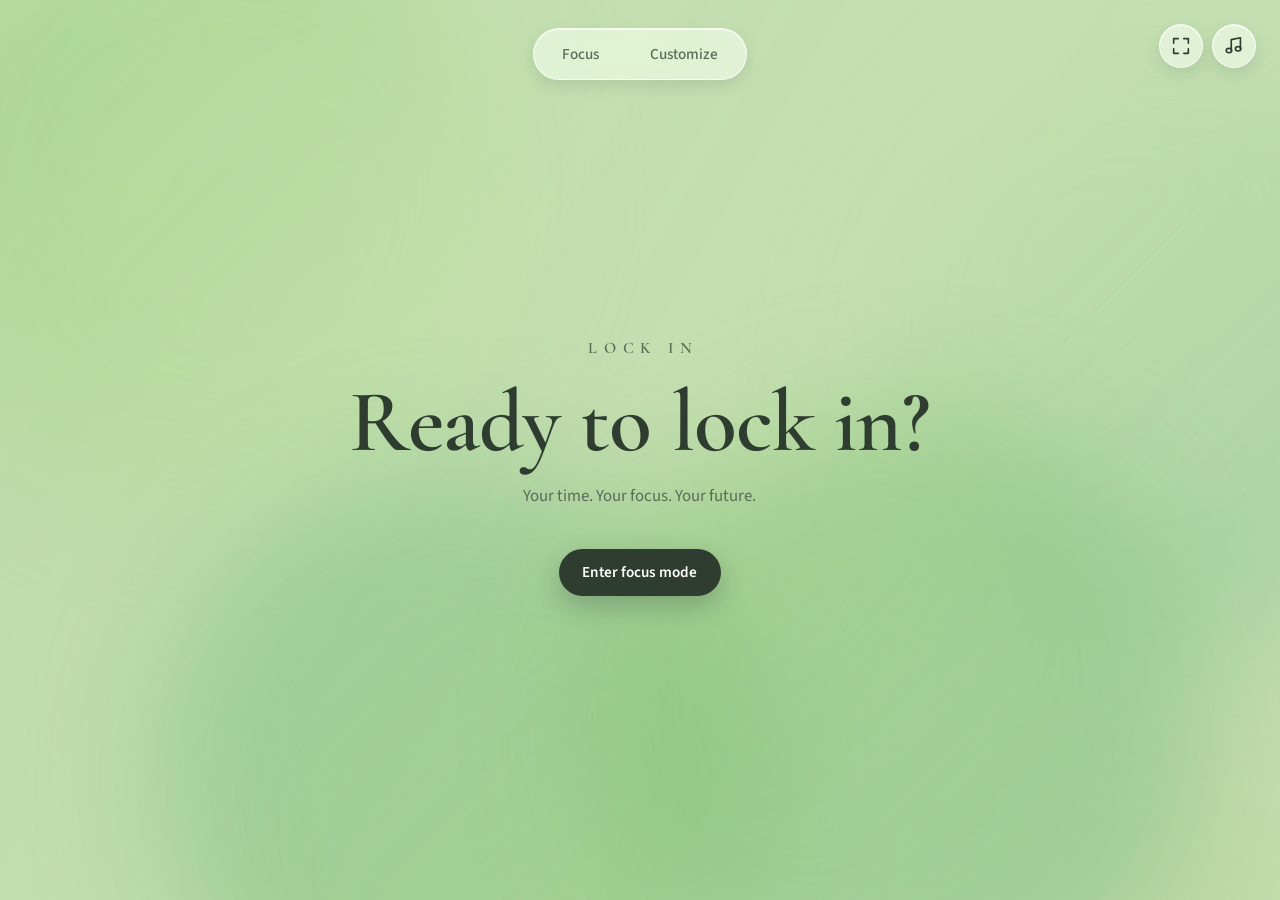
<file: index.html>
<!DOCTYPE html>
<html lang="en">
<head>
  <meta charset="UTF-8" />
  <meta name="viewport" content="width=device-width, initial-scale=1.0" />
  <title>LOCK IN — Your time. Your focus. Your future.</title>
  <link rel="stylesheet" href="assets/vendor/bootstrap/bootstrap.min.css" />
  <link rel="stylesheet" href="css/fonts.css" />
  <link rel="stylesheet" href="css/style.css" />
</head>
<body>
  <div id="photoOverlay" class="photo-overlay" aria-hidden="true"></div>

  <nav class="nav" aria-label="Main navigation">
    <a class="nav-link" href="focus.html">Focus</a>
    <a class="nav-link" href="settings.html">Customize</a>
  </nav>

  <div class="audio-menu">
    <button id="fullscreenBtn" class="icon-btn" type="button" aria-label="Enter full screen" aria-pressed="false">
      <svg class="icon-btn-svg" id="fullscreenIconEnter" viewBox="0 0 24 24" width="22" height="22" aria-hidden="true" focusable="false">
        <path d="M4 9V4h5" fill="none" stroke="currentColor" stroke-width="1.8" stroke-linecap="round" stroke-linejoin="round" />
        <path d="M20 9V4h-5" fill="none" stroke="currentColor" stroke-width="1.8" stroke-linecap="round" stroke-linejoin="round" />
        <path d="M4 15v5h5" fill="none" stroke="currentColor" stroke-width="1.8" stroke-linecap="round" stroke-linejoin="round" />
        <path d="M20 15v5h-5" fill="none" stroke="currentColor" stroke-width="1.8" stroke-linecap="round" stroke-linejoin="round" />
      </svg>
      <svg class="icon-btn-svg" id="fullscreenIconExit" viewBox="0 0 24 24" width="22" height="22" aria-hidden="true" focusable="false" hidden>
        <path d="M9 4v5H4" fill="none" stroke="currentColor" stroke-width="1.8" stroke-linecap="round" stroke-linejoin="round" />
        <path d="M15 4v5h5" fill="none" stroke="currentColor" stroke-width="1.8" stroke-linecap="round" stroke-linejoin="round" />
        <path d="M9 20v-5H4" fill="none" stroke="currentColor" stroke-width="1.8" stroke-linecap="round" stroke-linejoin="round" />
        <path d="M15 20v-5h5" fill="none" stroke="currentColor" stroke-width="1.8" stroke-linecap="round" stroke-linejoin="round" />
      </svg>
    </button>
    <button id="audioMenuBtn" class="icon-btn" type="button" aria-label="Ambient sound" aria-haspopup="true" aria-expanded="false" aria-controls="audioMenuPanel">
      <svg class="icon-btn-svg" viewBox="0 0 24 24" width="22" height="22" aria-hidden="true" focusable="false">
        <path d="M9 17V5l10-2v12" fill="none" stroke="currentColor" stroke-width="1.8" stroke-linecap="round" stroke-linejoin="round" />
        <ellipse cx="6.5" cy="17" rx="3" ry="2.4" fill="none" stroke="currentColor" stroke-width="1.8" />
        <ellipse cx="16.5" cy="15" rx="3" ry="2.4" fill="none" stroke="currentColor" stroke-width="1.8" />
      </svg>
    </button>
    <div id="audioMenuPanel" class="audio-menu-panel" hidden>
      <p class="audio-menu-title">Ambient sound</p>
      <button class="audio-option is-active" data-ambient="off" type="button">Off</button>
      <button class="audio-option" data-ambient="piano" type="button">Piano</button>
      <button class="audio-option" data-ambient="lofi" type="button">Lo-fi</button>
      <button class="audio-option" data-ambient="lofi-jazz" type="button">Lo-fi jazz</button>
      <button class="audio-option" data-ambient="lofi-beats" type="button">Lo-fi beats</button>
      <button class="audio-option" data-ambient="lofi-chill" type="button">Lo-fi chill</button>
      <button class="audio-option" data-ambient="rain" type="button">Rain</button>
      <button class="audio-option" data-ambient="noise" type="button">Brown noise</button>
      <button class="audio-option" data-ambient="wind" type="button">Wind</button>
      <button class="audio-option" data-ambient="ocean" type="button">Ocean</button>
      <label class="audio-volume" for="audioMenuVolume">
        <span>Volume</span>
        <input id="audioMenuVolume" type="range" min="0" max="100" value="50" />
      </label>
    </div>
  </div>

  <main class="landing">
    <p class="brand">LOCK IN</p>
    <h1 class="landing-title">Ready to lock in?</h1>
    <p class="landing-subtitle">Your time. Your focus. Your future.</p>
    <a class="btn btn-primary landing-cta" href="focus.html">Enter focus mode</a>
  </main>

  <script src="assets/vendor/bootstrap/bootstrap.bundle.min.js"></script>
  <script src="js/theme.js"></script>
  <script src="js/audio.js"></script>
  <script src="js/fullscreen.js"></script>
</body>
</html>
</file>
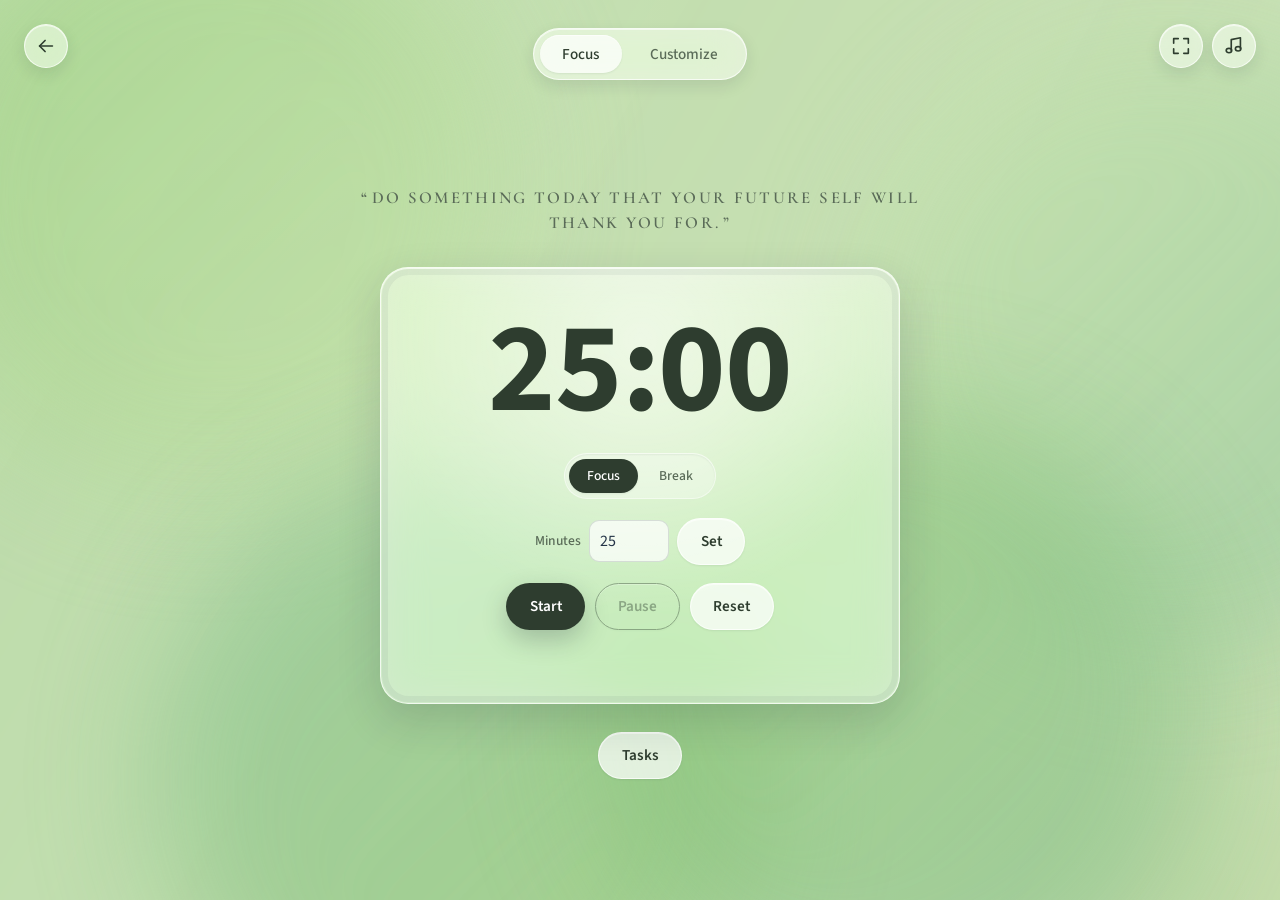
<file: focus.html>
<!DOCTYPE html>
<html lang="en">
<head>
  <meta charset="UTF-8" />
  <meta name="viewport" content="width=device-width, initial-scale=1.0" />
  <title>Focus — LOCK IN</title>
  <link rel="stylesheet" href="assets/vendor/bootstrap/bootstrap.min.css" />
  <link rel="stylesheet" href="css/fonts.css" />
  <link rel="stylesheet" href="css/style.css" />
</head>
<body>
  <div id="photoOverlay" class="photo-overlay" aria-hidden="true"></div>

  <p class="focus-brand" aria-hidden="true">LOCK IN</p>

  <button class="icon-btn back-btn" type="button" aria-label="Go back">
    <svg class="icon-btn-svg" viewBox="0 0 24 24" width="22" height="22" aria-hidden="true" focusable="false">
      <path d="M19 12H5" fill="none" stroke="currentColor" stroke-width="1.8" stroke-linecap="round" stroke-linejoin="round" />
      <path d="M11 18l-6-6 6-6" fill="none" stroke="currentColor" stroke-width="1.8" stroke-linecap="round" stroke-linejoin="round" />
    </svg>
  </button>

  <nav class="nav" aria-label="Main navigation">
    <a class="nav-link is-active" href="focus.html" aria-current="page">Focus</a>
    <a class="nav-link" href="settings.html">Customize</a>
  </nav>

  <div class="audio-menu">
    <button id="fullscreenBtn" class="icon-btn" type="button" aria-label="Enter full screen" aria-pressed="false">
      <svg class="icon-btn-svg" id="fullscreenIconEnter" viewBox="0 0 24 24" width="22" height="22" aria-hidden="true" focusable="false">
        <path d="M4 9V4h5" fill="none" stroke="currentColor" stroke-width="1.8" stroke-linecap="round" stroke-linejoin="round" />
        <path d="M20 9V4h-5" fill="none" stroke="currentColor" stroke-width="1.8" stroke-linecap="round" stroke-linejoin="round" />
        <path d="M4 15v5h5" fill="none" stroke="currentColor" stroke-width="1.8" stroke-linecap="round" stroke-linejoin="round" />
        <path d="M20 15v5h-5" fill="none" stroke="currentColor" stroke-width="1.8" stroke-linecap="round" stroke-linejoin="round" />
      </svg>
      <svg class="icon-btn-svg" id="fullscreenIconExit" viewBox="0 0 24 24" width="22" height="22" aria-hidden="true" focusable="false" hidden>
        <path d="M9 4v5H4" fill="none" stroke="currentColor" stroke-width="1.8" stroke-linecap="round" stroke-linejoin="round" />
        <path d="M15 4v5h5" fill="none" stroke="currentColor" stroke-width="1.8" stroke-linecap="round" stroke-linejoin="round" />
        <path d="M9 20v-5H4" fill="none" stroke="currentColor" stroke-width="1.8" stroke-linecap="round" stroke-linejoin="round" />
        <path d="M15 20v-5h5" fill="none" stroke="currentColor" stroke-width="1.8" stroke-linecap="round" stroke-linejoin="round" />
      </svg>
    </button>
    <button id="audioMenuBtn" class="icon-btn" type="button" aria-label="Ambient sound" aria-haspopup="true" aria-expanded="false" aria-controls="audioMenuPanel">
      <svg class="icon-btn-svg" viewBox="0 0 24 24" width="22" height="22" aria-hidden="true" focusable="false">
        <path d="M9 17V5l10-2v12" fill="none" stroke="currentColor" stroke-width="1.8" stroke-linecap="round" stroke-linejoin="round" />
        <ellipse cx="6.5" cy="17" rx="3" ry="2.4" fill="none" stroke="currentColor" stroke-width="1.8" />
        <ellipse cx="16.5" cy="15" rx="3" ry="2.4" fill="none" stroke="currentColor" stroke-width="1.8" />
      </svg>
    </button>
    <div id="audioMenuPanel" class="audio-menu-panel" hidden>
      <p class="audio-menu-title">Ambient sound</p>
      <button class="audio-option is-active" data-ambient="off" type="button">Off</button>
      <button class="audio-option" data-ambient="piano" type="button">Piano</button>
      <button class="audio-option" data-ambient="lofi" type="button">Lo-fi</button>
      <button class="audio-option" data-ambient="lofi-jazz" type="button">Lo-fi jazz</button>
      <button class="audio-option" data-ambient="lofi-beats" type="button">Lo-fi beats</button>
      <button class="audio-option" data-ambient="lofi-chill" type="button">Lo-fi chill</button>
      <button class="audio-option" data-ambient="rain" type="button">Rain</button>
      <button class="audio-option" data-ambient="noise" type="button">Brown noise</button>
      <button class="audio-option" data-ambient="wind" type="button">Wind</button>
      <button class="audio-option" data-ambient="ocean" type="button">Ocean</button>
      <label class="audio-volume" for="audioMenuVolume">
        <span>Volume</span>
        <input id="audioMenuVolume" type="range" min="0" max="100" value="50" />
      </label>
    </div>
  </div>

  <main class="container container-center">
    <section class="quote" aria-label="Motivational quote">
      <p id="quoteText" class="quote-text" aria-live="polite"></p>
    </section>

    <section class="timer" aria-labelledby="timerHeading">
      <h2 id="timerHeading" class="visually-hidden">Focus Timer</h2>

      <svg class="timer-ring" id="timerRing" aria-hidden="true" focusable="false" preserveAspectRatio="none">
        <rect class="timer-ring-track" id="timerRingTrack" fill="none" vector-effect="non-scaling-stroke" />
        <rect class="timer-ring-bar" id="timerRingBar" fill="none" vector-effect="non-scaling-stroke" />
      </svg>

      <div id="timerDisplay" class="timer-display" role="timer" aria-live="polite">25:00</div>

      <div class="mode-switch" role="group" aria-label="Session type">
        <button id="focusModeBtn" class="mode-btn is-active" type="button">Focus</button>
        <button id="breakModeBtn" class="mode-btn" type="button">Break</button>
      </div>

      <div class="duration">
        <label for="durationInput">Minutes</label>
        <input id="durationInput" type="number" min="1" max="180" value="25" />
        <button id="applyDurationBtn" class="btn" type="button">Set</button>
      </div>

      <div class="controls">
        <button id="startBtn" class="btn btn-primary" type="button">Start</button>
        <button id="pauseBtn" class="btn" type="button" disabled>Pause</button>
        <button id="resetBtn" class="btn" type="button">Reset</button>
      </div>

      <p id="statusMessage" class="status" role="status"></p>
    </section>

    <section class="tasks" aria-labelledby="tasksHeading">
      <button id="tasksToggleBtn" class="btn" type="button" data-bs-toggle="collapse" data-bs-target="#taskPanel" aria-expanded="false" aria-controls="taskPanel">Tasks</button>
      <div id="taskPanel" class="collapse task-panel">
        <h2 id="tasksHeading" class="tasks-heading">Today's focus</h2>
        <div class="task-form">
          <label class="visually-hidden" for="taskInput">New task</label>
          <input id="taskInput" type="text" placeholder="What are you working on?" autocomplete="off" />
          <button id="addTaskBtn" class="btn" type="button">Add</button>
        </div>
        <button id="clearDoneBtn" class="btn clear-done" type="button" hidden>Clear completed</button>
        <p id="tasksStatus" class="status" role="status"></p>
        <ul id="taskList" class="task-list"></ul>
      </div>
    </section>
  </main>

  <button id="exitFocusBtn" class="exit-focus-btn" type="button">Exit focus</button>

  <script src="assets/vendor/bootstrap/bootstrap.bundle.min.js"></script>
  <script src="js/theme.js"></script>
  <script src="js/audio.js"></script>
  <script src="js/focus.js"></script>
  <script src="js/fullscreen.js"></script>
  <script src="js/back.js"></script>
</body>
</html>
</file>
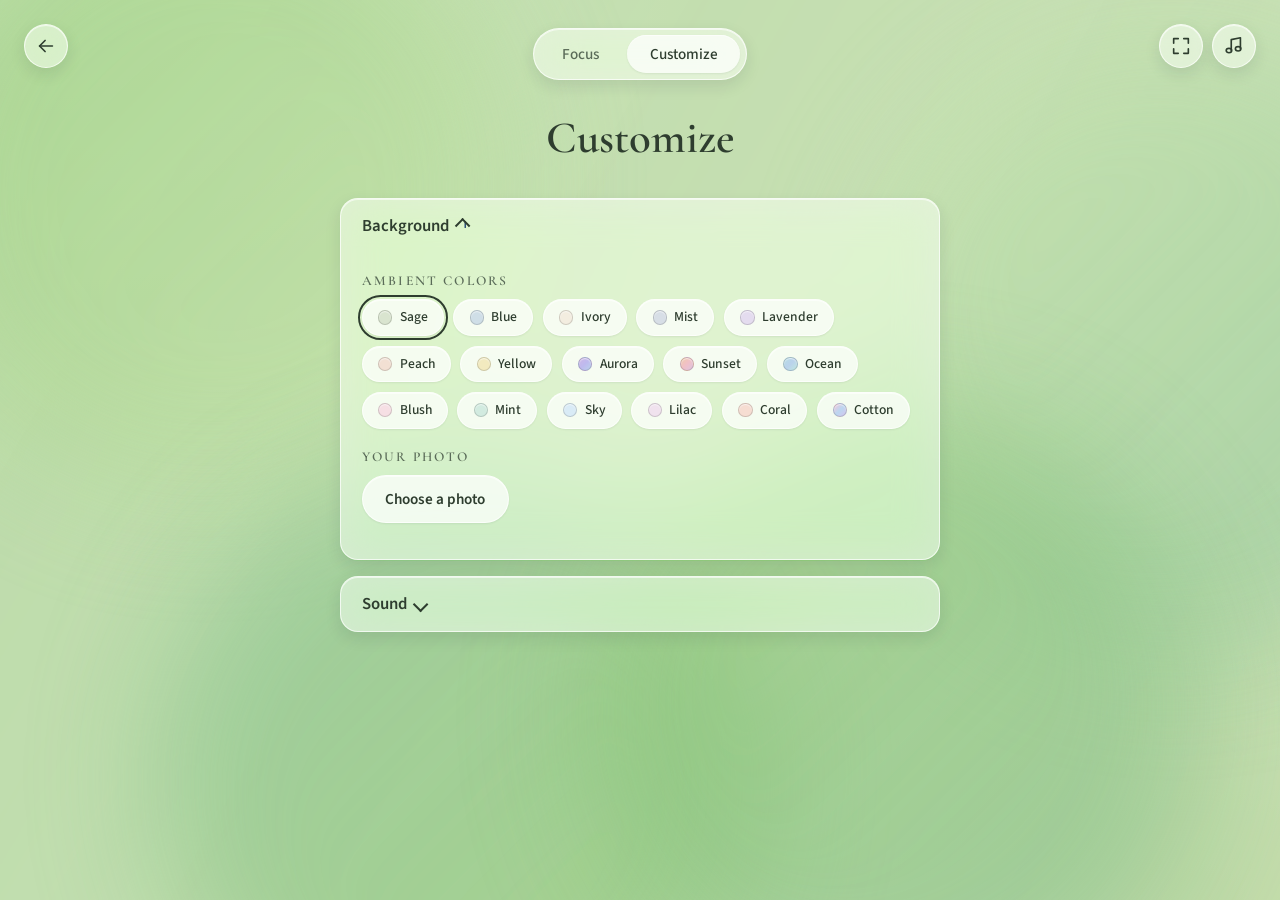
<file: settings.html>
<!DOCTYPE html>
<html lang="en">
<head>
  <meta charset="UTF-8" />
  <meta name="viewport" content="width=device-width, initial-scale=1.0" />
  <title>Customize — LOCK IN</title>
  <link rel="stylesheet" href="assets/vendor/bootstrap/bootstrap.min.css" />
  <link rel="stylesheet" href="css/fonts.css" />
  <link rel="stylesheet" href="css/style.css" />
</head>
<body>
  <div id="photoOverlay" class="photo-overlay" aria-hidden="true"></div>

  <button class="icon-btn back-btn" type="button" aria-label="Go back">
    <svg class="icon-btn-svg" viewBox="0 0 24 24" width="22" height="22" aria-hidden="true" focusable="false">
      <path d="M19 12H5" fill="none" stroke="currentColor" stroke-width="1.8" stroke-linecap="round" stroke-linejoin="round" />
      <path d="M11 18l-6-6 6-6" fill="none" stroke="currentColor" stroke-width="1.8" stroke-linecap="round" stroke-linejoin="round" />
    </svg>
  </button>

  <nav class="nav" aria-label="Main navigation">
    <a class="nav-link" href="focus.html">Focus</a>
    <a class="nav-link is-active" href="settings.html" aria-current="page">Customize</a>
  </nav>

  <div class="audio-menu">
    <button id="fullscreenBtn" class="icon-btn" type="button" aria-label="Enter full screen" aria-pressed="false">
      <svg class="icon-btn-svg" id="fullscreenIconEnter" viewBox="0 0 24 24" width="22" height="22" aria-hidden="true" focusable="false">
        <path d="M4 9V4h5" fill="none" stroke="currentColor" stroke-width="1.8" stroke-linecap="round" stroke-linejoin="round" />
        <path d="M20 9V4h-5" fill="none" stroke="currentColor" stroke-width="1.8" stroke-linecap="round" stroke-linejoin="round" />
        <path d="M4 15v5h5" fill="none" stroke="currentColor" stroke-width="1.8" stroke-linecap="round" stroke-linejoin="round" />
        <path d="M20 15v5h-5" fill="none" stroke="currentColor" stroke-width="1.8" stroke-linecap="round" stroke-linejoin="round" />
      </svg>
      <svg class="icon-btn-svg" id="fullscreenIconExit" viewBox="0 0 24 24" width="22" height="22" aria-hidden="true" focusable="false" hidden>
        <path d="M9 4v5H4" fill="none" stroke="currentColor" stroke-width="1.8" stroke-linecap="round" stroke-linejoin="round" />
        <path d="M15 4v5h5" fill="none" stroke="currentColor" stroke-width="1.8" stroke-linecap="round" stroke-linejoin="round" />
        <path d="M9 20v-5H4" fill="none" stroke="currentColor" stroke-width="1.8" stroke-linecap="round" stroke-linejoin="round" />
        <path d="M15 20v-5h5" fill="none" stroke="currentColor" stroke-width="1.8" stroke-linecap="round" stroke-linejoin="round" />
      </svg>
    </button>
    <button id="audioMenuBtn" class="icon-btn" type="button" aria-label="Ambient sound" aria-haspopup="true" aria-expanded="false" aria-controls="audioMenuPanel">
      <svg class="icon-btn-svg" viewBox="0 0 24 24" width="22" height="22" aria-hidden="true" focusable="false">
        <path d="M9 17V5l10-2v12" fill="none" stroke="currentColor" stroke-width="1.8" stroke-linecap="round" stroke-linejoin="round" />
        <ellipse cx="6.5" cy="17" rx="3" ry="2.4" fill="none" stroke="currentColor" stroke-width="1.8" />
        <ellipse cx="16.5" cy="15" rx="3" ry="2.4" fill="none" stroke="currentColor" stroke-width="1.8" />
      </svg>
    </button>
    <div id="audioMenuPanel" class="audio-menu-panel" hidden>
      <p class="audio-menu-title">Ambient sound</p>
      <button class="audio-option is-active" data-ambient="off" type="button">Off</button>
      <button class="audio-option" data-ambient="piano" type="button">Piano</button>
      <button class="audio-option" data-ambient="lofi" type="button">Lo-fi</button>
      <button class="audio-option" data-ambient="lofi-jazz" type="button">Lo-fi jazz</button>
      <button class="audio-option" data-ambient="lofi-beats" type="button">Lo-fi beats</button>
      <button class="audio-option" data-ambient="lofi-chill" type="button">Lo-fi chill</button>
      <button class="audio-option" data-ambient="rain" type="button">Rain</button>
      <button class="audio-option" data-ambient="noise" type="button">Brown noise</button>
      <button class="audio-option" data-ambient="wind" type="button">Wind</button>
      <button class="audio-option" data-ambient="ocean" type="button">Ocean</button>
      <label class="audio-volume" for="audioMenuVolume">
        <span>Volume</span>
        <input id="audioMenuVolume" type="range" min="0" max="100" value="50" />
      </label>
    </div>
  </div>

  <main class="container">
    <h1 class="page-title">Customize</h1>

    <div class="accordion" id="settingsAccordion">
    <div class="accordion-item settings-section">
      <h2 class="accordion-header" id="backgroundHeading">
        <button class="accordion-button" type="button" data-bs-toggle="collapse" data-bs-target="#backgroundPanel" aria-expanded="true" aria-controls="backgroundPanel">Background</button>
      </h2>
      <div id="backgroundPanel" class="accordion-collapse collapse show" aria-labelledby="backgroundHeading" data-bs-parent="#settingsAccordion">
      <div class="accordion-body settings-body">
        <h3 class="settings-subheading">Ambient colors</h3>
        <div class="theme-options" role="group" aria-label="Ambient background colors">
          <button class="theme-btn is-active" data-theme="sage" type="button" aria-pressed="true">
            <span class="theme-swatch" style="background-color: #d9e4cf"></span>Sage
          </button>
          <button class="theme-btn" data-theme="blue" type="button" aria-pressed="false">
            <span class="theme-swatch" style="background-color: #cfdee7"></span>Blue
          </button>
          <button class="theme-btn" data-theme="ivory" type="button" aria-pressed="false">
            <span class="theme-swatch" style="background-color: #f3ede0"></span>Ivory
          </button>
          <button class="theme-btn" data-theme="mist" type="button" aria-pressed="false">
            <span class="theme-swatch" style="background-color: #d7dee6"></span>Mist
          </button>
          <button class="theme-btn" data-theme="lavender" type="button" aria-pressed="false">
            <span class="theme-swatch" style="background-color: #e4dcef"></span>Lavender
          </button>
          <button class="theme-btn" data-theme="peach" type="button" aria-pressed="false">
            <span class="theme-swatch" style="background-color: #f2e0d3"></span>Peach
          </button>
          <button class="theme-btn" data-theme="yellow" type="button" aria-pressed="false">
            <span class="theme-swatch" style="background-color: #f2eabf"></span>Yellow
          </button>
          <button class="theme-btn" data-theme="aurora" type="button" aria-pressed="false">
            <span class="theme-swatch" style="background-image: linear-gradient(135deg, #cdb6e6, #bebaee, #bad2ec)"></span>Aurora
          </button>
          <button class="theme-btn" data-theme="sunset" type="button" aria-pressed="false">
            <span class="theme-swatch" style="background-image: linear-gradient(135deg, #f0caac, #f0c0c8, #dec4e0)"></span>Sunset
          </button>
          <button class="theme-btn" data-theme="ocean" type="button" aria-pressed="false">
            <span class="theme-swatch" style="background-image: linear-gradient(135deg, #b6dce4, #bad2eb, #c0e8e0)"></span>Ocean
          </button>
          <button class="theme-btn" data-theme="blush" type="button" aria-pressed="false">
            <span class="theme-swatch" style="background-color: #f6dfe4"></span>Blush
          </button>
          <button class="theme-btn" data-theme="mint" type="button" aria-pressed="false">
            <span class="theme-swatch" style="background-color: #d2ebe0"></span>Mint
          </button>
          <button class="theme-btn" data-theme="sky" type="button" aria-pressed="false">
            <span class="theme-swatch" style="background-color: #d9ebf6"></span>Sky
          </button>
          <button class="theme-btn" data-theme="lilac" type="button" aria-pressed="false">
            <span class="theme-swatch" style="background-color: #f0e2ee"></span>Lilac
          </button>
          <button class="theme-btn" data-theme="coral" type="button" aria-pressed="false">
            <span class="theme-swatch" style="background-color: #f6ddd2"></span>Coral
          </button>
          <button class="theme-btn" data-theme="cotton" type="button" aria-pressed="false">
            <span class="theme-swatch" style="background-image: linear-gradient(135deg, #f4c6d8, #bcd6f0, #d4c6ee)"></span>Cotton
          </button>
        </div>

        <h3 class="settings-subheading">Your photo</h3>
        <div class="photo-controls">
          <label class="btn" for="photoInput">Choose a photo</label>
          <input id="photoInput" type="file" accept="image/*" hidden />
          <button id="removePhotoBtn" class="btn" type="button" hidden>Back to colors</button>
        </div>
        <img id="photoPreview" class="photo-preview" alt="Selected background photo preview" hidden />

        <div id="overlayControls" class="overlay-controls" hidden>
          <span class="overlay-label">Overlay</span>
          <div class="overlay-modes" role="group" aria-label="Overlay type">
            <button class="mode-btn is-active" data-overlay="none" type="button">None</button>
            <button class="mode-btn" data-overlay="dark" type="button">Dark</button>
            <button class="mode-btn" data-overlay="light" type="button">Light</button>
          </div>
          <label class="overlay-strength" for="overlayStrength">
            Strength
            <input id="overlayStrength" type="range" min="0" max="60" value="25" />
          </label>
        </div>
        <p id="backgroundStatus" class="status" role="status"></p>
      </div>
      </div>
    </div>

    <div class="accordion-item settings-section">
      <h2 class="accordion-header" id="soundHeading">
        <button class="accordion-button collapsed" type="button" data-bs-toggle="collapse" data-bs-target="#soundPanel" aria-expanded="false" aria-controls="soundPanel">Sound</button>
      </h2>
      <div id="soundPanel" class="accordion-collapse collapse" aria-labelledby="soundHeading" data-bs-parent="#settingsAccordion">
      <div class="accordion-body settings-body">
        <h3 class="settings-subheading">Ambient sound</h3>
        <p class="settings-hint">Generated in your browser. It auto-plays on Focus when you press Start.</p>
        <div class="ambient-controls" role="group" aria-label="Ambient sound type">
          <button class="mode-btn is-active" data-ambient="off" type="button">Off</button>
          <button class="mode-btn" data-ambient="rain" type="button">Rain</button>
          <button class="mode-btn" data-ambient="noise" type="button">Brown noise</button>
          <button class="mode-btn" data-ambient="wind" type="button">Wind</button>
          <button class="mode-btn" data-ambient="ocean" type="button">Ocean</button>
          <button class="mode-btn" data-ambient="piano" type="button">Piano</button>
          <button class="mode-btn" data-ambient="lofi" type="button">Lo-fi</button>
          <button class="mode-btn" data-ambient="lofi-jazz" type="button">Lo-fi jazz</button>
          <button class="mode-btn" data-ambient="lofi-beats" type="button">Lo-fi beats</button>
          <button class="mode-btn" data-ambient="lofi-chill" type="button">Lo-fi chill</button>
        </div>
        <label class="settings-slider" for="ambientVolume">
          Volume
          <input id="ambientVolume" type="range" min="0" max="100" value="50" />
        </label>
        <p id="ambientStatus" class="status" role="status"></p>

        <h3 class="settings-subheading">Timer alarm</h3>
        <p class="settings-hint">Beeps during the last 5 seconds and when a session ends.</p>
        <button id="alarmToggleBtn" class="btn" type="button" aria-pressed="true">Alarm sound: On</button>
      </div>
      </div>
    </div>
    </div>
  </main>

  <script src="assets/vendor/bootstrap/bootstrap.bundle.min.js"></script>
  <script src="js/theme.js"></script>
  <script src="js/audio.js"></script>
  <script src="js/settings.js"></script>
  <script src="js/fullscreen.js"></script>
  <script src="js/back.js"></script>
</body>
</html>
</file>
<file: css/fonts.css>
﻿/* Vendored Google Fonts - Latin subset only (offline) */
@font-face {
  font-family: 'Cormorant Garamond';
  font-style: italic;
  font-weight: 400;
  font-display: swap;
  src: url('../assets/fonts/cormorant-garamond-italic-400.woff2') format('woff2');
}
@font-face {
  font-family: 'Cormorant Garamond';
  font-style: normal;
  font-weight: 400;
  font-display: swap;
  src: url('../assets/fonts/cormorant-garamond-normal-400.woff2') format('woff2');
}
@font-face {
  font-family: 'Cormorant Garamond';
  font-style: normal;
  font-weight: 500;
  font-display: swap;
  src: url('../assets/fonts/cormorant-garamond-normal-500.woff2') format('woff2');
}
@font-face {
  font-family: 'Cormorant Garamond';
  font-style: normal;
  font-weight: 600;
  font-display: swap;
  src: url('../assets/fonts/cormorant-garamond-normal-600.woff2') format('woff2');
}
@font-face {
  font-family: 'Cormorant Garamond';
  font-style: normal;
  font-weight: 700;
  font-display: swap;
  src: url('../assets/fonts/cormorant-garamond-normal-700.woff2') format('woff2');
}
@font-face {
  font-family: 'Source Sans 3';
  font-style: normal;
  font-weight: 300;
  font-display: swap;
  src: url('../assets/fonts/source-sans-3-normal-300.woff2') format('woff2');
}
@font-face {
  font-family: 'Source Sans 3';
  font-style: normal;
  font-weight: 400;
  font-display: swap;
  src: url('../assets/fonts/source-sans-3-normal-400.woff2') format('woff2');
}
@font-face {
  font-family: 'Source Sans 3';
  font-style: normal;
  font-weight: 500;
  font-display: swap;
  src: url('../assets/fonts/source-sans-3-normal-500.woff2') format('woff2');
}
@font-face {
  font-family: 'Source Sans 3';
  font-style: normal;
  font-weight: 600;
  font-display: swap;
  src: url('../assets/fonts/source-sans-3-normal-600.woff2') format('woff2');
}
@font-face {
  font-family: 'Source Sans 3';
  font-style: normal;
  font-weight: 700;
  font-display: swap;
  src: url('../assets/fonts/source-sans-3-normal-700.woff2') format('woff2');
}
</file>
<file: css/style.css>
:root {
  --font-sans: "Source Sans 3", system-ui, -apple-system, "Segoe UI", Roboto, Arial, sans-serif;
  --font-display: "Cormorant Garamond", "Iowan Old Style", Georgia, "Times New Roman", serif;

  --bs-body-font-family: var(--font-sans);
  --bs-border-radius: 18px;
  --bs-border-radius-lg: 28px;
  --bs-border-radius-pill: 999px;

  --radius-sm: 10px;
  --radius: 18px;
  --radius-lg: 28px;
  --radius-pill: 999px;

  --glass-bg: rgba(255, 255, 255, 0.55);
  --glass-bg-strong: rgba(255, 255, 255, 0.72);
  --glass-bg-soft: rgba(255, 255, 255, 0.32);
  --glass-border: rgba(255, 255, 255, 0.7);
  --glass-border-soft: rgba(255, 255, 255, 0.45);
  --glass-blur: blur(20px) saturate(170%);
  --hairline: rgba(255, 255, 255, 0.6);
  --line: rgba(30, 41, 59, 0.14);

  --shadow-xs: 0 1px 2px rgba(24, 34, 48, 0.08);
  --shadow-sm: 0 6px 16px rgba(24, 34, 48, 0.1);
  --shadow: 0 16px 44px rgba(24, 34, 48, 0.16);
  --shadow-lg: 0 28px 70px rgba(24, 34, 48, 0.22);

  --danger: #b3402a;
  --input-text: #243447;

  --bg-color: #d9e4cf;
  --bg-tint-1: #eef4e6;
  --bg-tint-2: #c3d5ae;
  --text-color: #2e3d2f;
  --muted-color: #5a6b58;
  --primary-color: #2e3d2f;
  --primary-text: #ffffff;
  --blob-1: rgba(150, 196, 128, 0.85);
  --blob-2: rgba(206, 228, 184, 0.9);
  --blob-3: rgba(120, 176, 140, 0.6);
}

body[data-theme="blue"] {
  --bg-color: #cfdee7;
  --bg-tint-1: #eaf3f8;
  --bg-tint-2: #b6cddc;
  --text-color: #2a3b49;
  --muted-color: #57707f;
  --primary-color: #2a3b49;
  --primary-text: #f4f9fb;
  --blob-1: rgba(140, 188, 220, 0.85);
  --blob-2: rgba(200, 224, 240, 0.9);
  --blob-3: rgba(120, 160, 200, 0.6);
}

body[data-theme="ivory"] {
  --bg-color: #f3ede0;
  --bg-tint-1: #fbf7ee;
  --bg-tint-2: #e4d9c2;
  --text-color: #3a3122;
  --muted-color: #6b5f47;
  --primary-color: #3a3122;
  --primary-text: #fbf7ee;
  --blob-1: rgba(228, 206, 160, 0.8);
  --blob-2: rgba(244, 232, 208, 0.9);
  --blob-3: rgba(210, 186, 150, 0.6);
}

body[data-theme="mist"] {
  --bg-color: #d7dee6;
  --bg-tint-1: #eef2f6;
  --bg-tint-2: #bfcad6;
  --text-color: #2c3a47;
  --muted-color: #55636f;
  --primary-color: #2c3a47;
  --primary-text: #f2f5f8;
  --blob-1: rgba(170, 190, 210, 0.85);
  --blob-2: rgba(214, 226, 236, 0.9);
  --blob-3: rgba(140, 170, 200, 0.6);
}

body[data-theme="lavender"] {
  --bg-color: #e4dcef;
  --bg-tint-1: #f2edf8;
  --bg-tint-2: #cfc2e2;
  --text-color: #36304a;
  --muted-color: #635b7a;
  --primary-color: #36304a;
  --primary-text: #f6f3fb;
  --blob-1: rgba(196, 178, 226, 0.85);
  --blob-2: rgba(226, 214, 240, 0.9);
  --blob-3: rgba(170, 150, 210, 0.6);
}

body[data-theme="peach"] {
  --bg-color: #f2e0d3;
  --bg-tint-1: #fbece1;
  --bg-tint-2: #e4c6ad;
  --text-color: #432f24;
  --muted-color: #7a5c47;
  --primary-color: #432f24;
  --primary-text: #fbf3eb;
  --blob-1: rgba(240, 196, 160, 0.85);
  --blob-2: rgba(248, 224, 204, 0.9);
  --blob-3: rgba(232, 170, 150, 0.6);
}

body[data-theme="yellow"] {
  --bg-color: #f2eabf;
  --bg-tint-1: #faf6dd;
  --bg-tint-2: #e6d990;
  --text-color: #403a1f;
  --muted-color: #6f6530;
  --primary-color: #403a1f;
  --primary-text: #fdf9e8;
  --blob-1: rgba(232, 214, 120, 0.85);
  --blob-2: rgba(246, 238, 190, 0.9);
  --blob-3: rgba(222, 200, 110, 0.6);
}

body[data-theme="aurora"] {
  --bg-color: #ece6f6;
  --bg-tint-1: #f6f0fb;
  --bg-tint-2: #dfdcf4;
  --text-color: #3a3358;
  --muted-color: #6a6390;
  --primary-color: #6a5a9e;
  --primary-text: #ffffff;
  --blob-1: rgba(205, 182, 230, 0.5);
  --blob-2: rgba(190, 186, 238, 0.5);
  --blob-3: rgba(186, 210, 236, 0.45);
  --blob-4: rgba(228, 200, 222, 0.4);
}

body[data-theme="aurora"] .bg-blobs::before {
  opacity: 0.3;
  animation-duration: 22s;
}

body[data-theme="aurora"] .blob {
  opacity: 0.5;
}

body[data-theme="sunset"] {
  --bg-color: #f5e9e2;
  --bg-tint-1: #fbf1ea;
  --bg-tint-2: #ecd7cc;
  --text-color: #4a3630;
  --muted-color: #7d635b;
  --primary-color: #b57a5e;
  --primary-text: #fff8f4;
  --blob-1: rgba(240, 202, 172, 0.5);
  --blob-2: rgba(240, 192, 200, 0.46);
  --blob-3: rgba(222, 196, 224, 0.4);
  --blob-4: rgba(245, 220, 182, 0.42);
}

body[data-theme="sunset"] .bg-blobs::before {
  opacity: 0.3;
}

body[data-theme="sunset"] .blob {
  opacity: 0.5;
}

body[data-theme="ocean"] {
  --bg-color: #e0edf1;
  --bg-tint-1: #eff7f9;
  --bg-tint-2: #cde0e6;
  --text-color: #2a3f47;
  --muted-color: #56707a;
  --primary-color: #4f8898;
  --primary-text: #f2fafc;
  --blob-1: rgba(182, 220, 228, 0.5);
  --blob-2: rgba(186, 210, 235, 0.46);
  --blob-3: rgba(192, 232, 224, 0.42);
  --blob-4: rgba(190, 206, 235, 0.42);
}

body[data-theme="ocean"] .bg-blobs::before {
  opacity: 0.3;
}

body[data-theme="ocean"] .blob {
  opacity: 0.5;
}

body[data-theme="blush"] {
  --bg-color: #f6dfe4;
  --bg-tint-1: #fdf0f3;
  --bg-tint-2: #eec1cc;
  --text-color: #4a2e38;
  --muted-color: #7d5563;
  --primary-color: #4a2e38;
  --primary-text: #fdf0f3;
  --blob-1: rgba(238, 176, 194, 0.85);
  --blob-2: rgba(248, 216, 226, 0.9);
  --blob-3: rgba(226, 152, 172, 0.6);
}

body[data-theme="mint"] {
  --bg-color: #d2ebe0;
  --bg-tint-1: #e7f6ee;
  --bg-tint-2: #aed8c3;
  --text-color: #2a4038;
  --muted-color: #527065;
  --primary-color: #2a4038;
  --primary-text: #eefaf3;
  --blob-1: rgba(148, 214, 182, 0.85);
  --blob-2: rgba(204, 236, 218, 0.9);
  --blob-3: rgba(120, 196, 160, 0.6);
}

body[data-theme="sky"] {
  --bg-color: #d9ebf6;
  --bg-tint-1: #edf6fb;
  --bg-tint-2: #b6d6ea;
  --text-color: #29404f;
  --muted-color: #557488;
  --primary-color: #29404f;
  --primary-text: #f0f8fc;
  --blob-1: rgba(152, 200, 230, 0.85);
  --blob-2: rgba(208, 232, 246, 0.9);
  --blob-3: rgba(130, 180, 216, 0.6);
}

body[data-theme="lilac"] {
  --bg-color: #f0e2ee;
  --bg-tint-1: #f9f0f8;
  --bg-tint-2: #e2c8de;
  --text-color: #46304a;
  --muted-color: #775a76;
  --primary-color: #46304a;
  --primary-text: #faf2f9;
  --blob-1: rgba(226, 176, 216, 0.85);
  --blob-2: rgba(242, 216, 236, 0.9);
  --blob-3: rgba(206, 150, 198, 0.6);
}

body[data-theme="coral"] {
  --bg-color: #f6ddd2;
  --bg-tint-1: #fcefe6;
  --bg-tint-2: #eabfa9;
  --text-color: #4a322a;
  --muted-color: #7d5a4c;
  --primary-color: #4a322a;
  --primary-text: #fdf3ec;
  --blob-1: rgba(240, 182, 156, 0.85);
  --blob-2: rgba(248, 220, 204, 0.9);
  --blob-3: rgba(230, 160, 136, 0.6);
}

body[data-theme="cotton"] {
  --bg-color: #f0e6f2;
  --bg-tint-1: #faf2fb;
  --bg-tint-2: #e4d4f0;
  --text-color: #3e3355;
  --muted-color: #6c6088;
  --primary-color: #7a62a8;
  --primary-text: #ffffff;
  --blob-1: rgba(244, 198, 216, 0.5);
  --blob-2: rgba(188, 214, 240, 0.5);
  --blob-3: rgba(212, 198, 238, 0.45);
  --blob-4: rgba(236, 210, 236, 0.42);
}

body[data-theme="cotton"] .bg-blobs::before {
  opacity: 0.3;
}

body[data-theme="cotton"] .blob {
  opacity: 0.5;
}

* {
  box-sizing: border-box;
}

[hidden] {
  display: none !important;
}

html {
  -webkit-text-size-adjust: 100%;
}

body {
  margin: 0;
  min-height: 100vh;
  min-height: 100dvh;
  padding: 1.25rem 1.1rem 2.75rem;
  padding-top: max(1.25rem, env(safe-area-inset-top));
  padding-left: max(1.1rem, env(safe-area-inset-left));
  padding-right: max(1.1rem, env(safe-area-inset-right));
  padding-bottom: max(2.75rem, env(safe-area-inset-bottom));
  font-family: var(--font-sans);
  background-color: var(--bg-color);
  background-image:
    radial-gradient(60rem 42rem at 8% 2%, var(--bg-tint-1), transparent 62%),
    radial-gradient(55rem 44rem at 94% 100%, var(--bg-tint-2), transparent 60%);
  background-attachment: fixed;
  background-size: cover;
  background-position: center;
  background-repeat: no-repeat;
  color: var(--text-color);
  display: flex;
  flex-direction: column;
  align-items: center;
  line-height: 1.5;
  -webkit-font-smoothing: antialiased;
  transition: background-color 0.45s ease, color 0.3s ease;
}

.bg-blobs {
  position: fixed;
  inset: 0;
  z-index: 0;
  overflow: hidden;
  pointer-events: none;
}

.bg-blobs::before {
  content: "";
  position: absolute;
  inset: -25%;
  background: linear-gradient(
    120deg,
    var(--blob-1),
    var(--blob-2),
    var(--blob-3),
    var(--blob-1)
  );
  background-size: 300% 300%;
  filter: blur(50px) saturate(135%);
  opacity: 0.5;
  animation: bg-shift 26s ease-in-out infinite;
}

.blob {
  position: absolute;
  width: 48vmax;
  height: 48vmax;
  border-radius: 50%;
  filter: blur(64px) saturate(125%);
  opacity: 0.7;
  will-change: transform;
}

.blob-1 {
  top: -14%;
  left: -8%;
  background: linear-gradient(135deg, var(--blob-1), var(--blob-2));
  animation: blob-drift-1 26s ease-in-out infinite alternate;
}

.blob-2 {
  top: 4%;
  right: -16%;
  background: linear-gradient(135deg, var(--blob-2), var(--blob-3));
  animation: blob-drift-2 32s ease-in-out infinite alternate;
}

.blob-3 {
  bottom: -20%;
  left: 12%;
  background: linear-gradient(135deg, var(--blob-3), var(--blob-1));
  animation: blob-drift-3 38s ease-in-out infinite alternate;
}

.blob-4 {
  bottom: -14%;
  right: 6%;
  background: linear-gradient(135deg, var(--blob-4, var(--blob-1)), var(--blob-3));
  animation: blob-drift-2 44s ease-in-out infinite alternate-reverse;
}

@keyframes bg-shift {
  0% {
    background-position: 0% 50%;
  }
  50% {
    background-position: 100% 50%;
  }
  100% {
    background-position: 0% 50%;
  }
}

@keyframes blob-drift-1 {
  from {
    transform: translate3d(0, 0, 0) scale(1);
  }
  to {
    transform: translate3d(12%, 10%, 0) scale(1.18);
  }
}

@keyframes blob-drift-2 {
  from {
    transform: translate3d(0, 0, 0) scale(1.05);
  }
  to {
    transform: translate3d(-14%, 12%, 0) scale(0.92);
  }
}

@keyframes blob-drift-3 {
  from {
    transform: translate3d(0, 0, 0) scale(0.95);
  }
  to {
    transform: translate3d(10%, -12%, 0) scale(1.2);
  }
}

body.has-photo .bg-blobs {
  display: none;
}

.photo-overlay {
  position: fixed;
  inset: 0;
  z-index: 1;
  pointer-events: none;
  background-color: transparent;
}

body > nav,
body > main {
  position: relative;
  z-index: 2;
}

.nav {
  display: flex;
  gap: 0.35rem;
  margin-bottom: 1.75rem;
  padding: 0.35rem;
  border-radius: var(--radius-pill);
  background: var(--glass-bg);
  -webkit-backdrop-filter: var(--glass-blur);
  backdrop-filter: var(--glass-blur);
  border: 1px solid var(--glass-border);
  box-shadow: var(--shadow-sm), inset 0 1px 0 var(--hairline);
}

.nav-link {
  text-decoration: none;
  color: var(--muted-color);
  font-size: 0.9rem;
  font-weight: 500;
  padding: 0.45rem 1.2rem;
  border-radius: var(--radius-pill);
  transition: color 0.2s ease, background 0.2s ease, box-shadow 0.2s ease;
}

.nav-link:hover {
  color: var(--text-color);
  background: var(--glass-bg-soft);
}

.nav-link.is-active {
  color: var(--text-color);
  background: var(--glass-bg-strong);
  box-shadow: var(--shadow-xs), inset 0 1px 0 var(--hairline);
}

.container {
  width: 100%;
  max-width: 560px;
  padding-right: 0;
  padding-left: 0;
  margin-right: 0;
  margin-left: 0;
}

.container-center {
  flex: 1;
  display: flex;
  flex-direction: column;
  align-items: center;
  justify-content: center;
  gap: 0.5rem;
}

.landing {
  flex: 1;
  display: flex;
  flex-direction: column;
  align-items: center;
  justify-content: center;
  gap: 1rem;
  text-align: center;
  padding: 1rem 0 3rem;
}

.landing .brand {
  margin: 0;
  font-family: var(--font-display);
  font-size: 1rem;
  font-weight: 600;
  text-transform: uppercase;
  letter-spacing: 0.42em;
  text-indent: 0.42em;
  color: var(--muted-color);
}

.landing-title {
  margin: 0;
  font-family: var(--font-display);
  font-size: clamp(3rem, 12vw, 5.25rem);
  font-weight: 600;
  line-height: 1.05;
  letter-spacing: -0.01em;
}

.landing-subtitle {
  margin: 0;
  font-size: 1.05rem;
  color: var(--muted-color);
}

.landing-cta {
  margin-top: 1.5rem;
  text-decoration: none;
  display: inline-block;
  padding: 0.9rem 2.2rem;
}

.page-title {
  margin: 0 0 2rem;
  text-align: center;
  font-family: var(--font-display);
  font-size: 2.4rem;
  font-weight: 600;
  letter-spacing: 0;
}

.quote {
  display: flex;
  flex-direction: column;
  align-items: center;
  text-align: center;
  margin-bottom: 1.5rem;
  padding: 0 0.5rem;
}

.quote-text {
  margin: 0;
  font-family: var(--font-display);
  font-size: 1.05rem;
  line-height: 1.5;
  font-weight: 600;
  text-transform: uppercase;
  letter-spacing: 0.14em;
  color: var(--muted-color);
}

.quote-text::before {
  content: "\201C";
  margin-right: 0.15em;
}

.quote-text::after {
  content: "\201D";
  margin-left: 0.15em;
}

.timer {
  position: relative;
  display: flex;
  flex-direction: column;
  align-items: center;
  gap: 1.15rem;
  width: 100%;
  max-width: 480px;
  padding: 2.1rem 1.5rem;
  border-radius: var(--radius-lg);
  background: var(--glass-bg);
  -webkit-backdrop-filter: var(--glass-blur);
  backdrop-filter: var(--glass-blur);
  border: 1px solid var(--glass-border);
  box-shadow: var(--shadow), inset 0 1px 0 var(--hairline);
  overflow: hidden;
  transition: background 0.4s ease, box-shadow 0.4s ease, border-color 0.4s ease, padding 0.4s ease;
}

.timer::before {
  content: "";
  position: absolute;
  top: -55%;
  left: 50%;
  width: 120%;
  aspect-ratio: 1;
  transform: translateX(-50%);
  background: radial-gradient(circle, rgba(255, 255, 255, 0.45), transparent 62%);
  pointer-events: none;
}

.timer-ring {
  position: absolute;
  inset: 0;
  width: 100%;
  height: 100%;
  pointer-events: none;
  z-index: 1;
}

.timer-ring-track {
  stroke: var(--line);
  stroke-width: 6;
  opacity: 0.4;
}

.timer-ring-bar {
  stroke: var(--primary-color);
  stroke-width: 6;
  stroke-linecap: round;
  transition: stroke-dashoffset 0.5s linear;
}

.timer-display {
  position: relative;
  font-size: clamp(3.75rem, 20vh, 8rem);
  font-weight: 700;
  line-height: 1;
  letter-spacing: -0.01em;
  font-variant-numeric: tabular-nums;
  transition: font-size 0.4s ease;
}

body.session-ended .timer-display {
  color: var(--danger);
  animation: end-flash 1s ease-in-out 2;
}

@keyframes end-flash {
  0%, 100% { opacity: 1; }
  50% { opacity: 0.35; }
}

.focus-brand {
  position: fixed;
  top: max(1.4rem, env(safe-area-inset-top));
  left: max(1.6rem, env(safe-area-inset-left));
  z-index: 3;
  margin: 0;
  font-family: var(--font-display);
  font-size: 1rem;
  font-weight: 600;
  text-transform: uppercase;
  letter-spacing: 0.42em;
  text-indent: 0.42em;
  color: var(--muted-color);
  opacity: 0;
  pointer-events: none;
  transition: opacity 0.5s ease;
}

.exit-focus-btn {
  position: fixed;
  bottom: max(1.6rem, env(safe-area-inset-bottom));
  left: 50%;
  z-index: 3;
  transform: translateX(-50%);
  opacity: 0;
  pointer-events: none;
  font-family: inherit;
  font-size: 0.75rem;
  font-weight: 600;
  text-transform: uppercase;
  letter-spacing: 0.16em;
  padding: 0.55rem 1.3rem;
  border-radius: var(--radius-pill);
  border: 1px solid var(--glass-border);
  background: var(--glass-bg);
  -webkit-backdrop-filter: var(--glass-blur);
  backdrop-filter: var(--glass-blur);
  color: var(--muted-color);
  cursor: pointer;
  box-shadow: var(--shadow-sm), inset 0 1px 0 var(--hairline);
  transition: opacity 0.4s ease, color 0.2s ease, transform 0.15s ease, box-shadow 0.2s ease;
}

.exit-focus-btn:hover {
  color: var(--text-color);
  transform: translateX(-50%) translateY(-1px);
  box-shadow: var(--shadow), inset 0 1px 0 var(--hairline);
}

.exit-focus-btn:focus-visible {
  outline: 3px solid var(--primary-color);
  outline-offset: 2px;
}

body.is-focusing .focus-brand {
  opacity: 1;
}

body.is-focusing .exit-focus-btn {
  opacity: 0.85;
  pointer-events: auto;
}

body.is-focusing .back-btn {
  opacity: 0;
  pointer-events: none;
}

body.is-focusing .nav,
body.is-focusing .tasks,
body.is-focusing .mode-switch,
body.is-focusing .duration,
body.is-focusing .controls,
body.is-focusing .timer .status {
  display: none;
}

body.is-focusing .quote {
  margin-bottom: 2.25rem;
}

body.is-focusing .quote-text {
  font-size: 1.3rem;
  color: var(--text-color);
}

body.is-focusing .timer {
  max-width: none;
  padding: 0;
  gap: 0;
  background: transparent;
  border-color: transparent;
  box-shadow: none;
  -webkit-backdrop-filter: none;
  backdrop-filter: none;
}

body.is-focusing .timer::before {
  display: none;
}

body.is-focusing .timer-display {
  font-size: clamp(5rem, 28vh, 13rem);
}

.audio-menu {
  position: fixed;
  top: max(1.1rem, env(safe-area-inset-top));
  right: max(1.1rem, env(safe-area-inset-right));
  z-index: 4;
  display: flex;
  align-items: center;
  gap: 0.55rem;
}

.back-btn {
  position: fixed;
  top: max(1.1rem, env(safe-area-inset-top));
  left: max(1.1rem, env(safe-area-inset-left));
  z-index: 4;
  transition: transform 0.15s ease, box-shadow 0.2s ease, color 0.2s ease, background 0.2s ease, opacity 0.3s ease;
}

.icon-btn {
  display: inline-flex;
  align-items: center;
  justify-content: center;
  width: 2.75rem;
  height: 2.75rem;
  padding: 0;
  border-radius: var(--radius-pill);
  border: 1px solid var(--glass-border);
  background: var(--glass-bg);
  -webkit-backdrop-filter: var(--glass-blur);
  backdrop-filter: var(--glass-blur);
  color: var(--text-color);
  cursor: pointer;
  box-shadow: var(--shadow-sm), inset 0 1px 0 var(--hairline);
  transition: transform 0.15s ease, box-shadow 0.2s ease, color 0.2s ease, background 0.2s ease;
}

.icon-btn:hover {
  transform: translateY(-1px);
  box-shadow: var(--shadow), inset 0 1px 0 var(--hairline);
}

.icon-btn.is-playing,
.icon-btn.is-active {
  color: var(--primary-text);
  background: var(--primary-color);
  border-color: transparent;
}

.icon-btn-svg {
  display: block;
}

.audio-menu-panel {
  position: absolute;
  top: calc(100% + 0.6rem);
  right: 0;
  min-width: 12rem;
  max-width: calc(100vw - 2rem);
  max-height: min(72vh, 460px);
  overflow-y: auto;
  -webkit-overflow-scrolling: touch;
  padding: 0.6rem;
  display: flex;
  flex-direction: column;
  gap: 0.2rem;
  border-radius: var(--radius);
  background: var(--glass-bg-strong);
  -webkit-backdrop-filter: var(--glass-blur);
  backdrop-filter: var(--glass-blur);
  border: 1px solid var(--glass-border);
  box-shadow: var(--shadow), inset 0 1px 0 var(--hairline);
  animation: menu-in 0.18s ease both;
}

@keyframes menu-in {
  from {
    opacity: 0;
    transform: translateY(-6px);
  }
  to {
    opacity: 1;
    transform: none;
  }
}

.audio-menu-title {
  margin: 0.25rem 0.5rem 0.35rem;
  font-family: var(--font-display);
  font-size: 0.8rem;
  font-weight: 600;
  text-transform: uppercase;
  letter-spacing: 0.16em;
  text-align: left;
  color: var(--muted-color);
}

.audio-option {
  border: none;
  background: transparent;
  color: var(--text-color);
  font-family: inherit;
  font-size: 0.95rem;
  font-weight: 500;
  text-align: left;
  padding: 0.5rem 0.7rem;
  border-radius: var(--radius-sm);
  cursor: pointer;
  transition: background 0.18s ease, color 0.18s ease;
}

.audio-option:hover {
  background: var(--glass-bg-soft);
}

.audio-option.is-active {
  background: var(--primary-color);
  color: var(--primary-text);
}

.audio-volume {
  display: flex;
  flex-direction: column;
  gap: 0.4rem;
  margin: 0.55rem 0.35rem 0.2rem;
  font-size: 0.7rem;
  font-weight: 600;
  text-transform: uppercase;
  letter-spacing: 0.12em;
  color: var(--muted-color);
}

.audio-volume input {
  width: 100%;
  accent-color: var(--primary-color);
}

.mode-switch,
.overlay-modes,
.ambient-controls {
  position: relative;
  display: flex;
  gap: 0.25rem;
  padding: 0.3rem;
  border-radius: var(--radius-pill);
  background: var(--glass-bg-soft);
  border: 1px solid var(--glass-border-soft);
  box-shadow: inset 0 1px 2px rgba(24, 34, 48, 0.06);
}

.mode-btn {
  border: none;
  background: transparent;
  color: var(--muted-color);
  font-family: inherit;
  font-size: 0.85rem;
  font-weight: 500;
  padding: 0.45rem 1.1rem;
  border-radius: var(--radius-pill);
  cursor: pointer;
  transition: color 0.2s ease, background 0.2s ease, box-shadow 0.2s ease;
}

.mode-btn:hover {
  color: var(--text-color);
}

.mode-btn.is-active {
  background: var(--primary-color);
  color: var(--primary-text);
  box-shadow: var(--shadow-xs);
}

.duration {
  position: relative;
  display: flex;
  align-items: center;
  gap: 0.5rem;
  font-size: 0.85rem;
  font-weight: 500;
  color: var(--muted-color);
}

.duration input {
  width: 5rem;
  padding: 0.5rem 0.6rem;
  font-family: inherit;
  font-size: 1rem;
  border: 1px solid var(--line);
  border-radius: var(--radius-sm);
  background: var(--glass-bg-strong);
  color: var(--input-text);
  transition: border-color 0.2s ease, box-shadow 0.2s ease;
}

.controls {
  position: relative;
  display: flex;
  flex-wrap: wrap;
  justify-content: center;
  gap: 0.6rem;
}

.btn {
  font-family: inherit;
  font-size: 0.95rem;
  font-weight: 600;
  padding: 0.7rem 1.4rem;
  border-radius: var(--radius-pill);
  border: 1px solid var(--glass-border);
  background: var(--glass-bg-strong);
  color: var(--text-color);
  cursor: pointer;
  box-shadow: var(--shadow-xs), inset 0 1px 0 var(--hairline);
  transition: transform 0.15s ease, box-shadow 0.2s ease, background 0.2s ease, color 0.2s ease;
}

.btn:not(:disabled):hover {
  transform: translateY(-1px);
  box-shadow: var(--shadow-sm), inset 0 1px 0 var(--hairline);
}

.btn:not(:disabled):active {
  transform: translateY(0);
}

.btn-primary {
  background: var(--primary-color);
  color: var(--primary-text);
  border-color: transparent;
  box-shadow: 0 10px 26px rgba(24, 34, 48, 0.24);
}

.btn-primary:not(:disabled):hover {
  box-shadow: 0 14px 34px rgba(24, 34, 48, 0.3);
}

.btn:disabled {
  opacity: 0.4;
  cursor: not-allowed;
}

.btn:focus-visible,
.mode-btn:focus-visible,
.theme-btn:focus-visible,
.nav-link:focus-visible,
.accordion-button:focus-visible,
.icon-btn:focus-visible,
.audio-option:focus-visible,
input:focus-visible {
  outline: 3px solid var(--primary-color);
  outline-offset: 2px;
}

.btn:focus-visible,
.btn-primary:focus-visible {
  box-shadow: var(--shadow-sm), inset 0 1px 0 var(--hairline);
}

.nav-link:focus-visible,
.accordion-button:focus-visible {
  box-shadow: none;
}

.status {
  margin: 0;
  min-height: 1rem;
  font-size: 0.82rem;
  color: var(--muted-color);
  text-align: center;
}

.settings-section {
  margin-bottom: 1rem;
  border: 1px solid var(--glass-border);
  border-radius: var(--radius);
  background: var(--glass-bg);
  -webkit-backdrop-filter: var(--glass-blur);
  backdrop-filter: var(--glass-blur);
  box-shadow: var(--shadow-sm), inset 0 1px 0 var(--hairline);
  overflow: hidden;
}

.accordion {
  --bs-accordion-bg: transparent;
  --bs-accordion-border-width: 0;
  --bs-accordion-border-radius: var(--radius);
  --bs-accordion-inner-border-radius: var(--radius);
  --bs-accordion-btn-focus-box-shadow: none;
  --bs-accordion-body-padding-x: 0;
  --bs-accordion-body-padding-y: 0;
}

.accordion-item.settings-section {
  border: 1px solid var(--glass-border);
  border-radius: var(--radius);
}

.accordion-button {
  font-family: inherit;
  font-size: 1.05rem;
  font-weight: 600;
  color: var(--text-color);
  background: transparent;
  padding: 1.05rem 1.3rem;
  border-radius: var(--radius);
  box-shadow: none;
}

.accordion-button:not(.collapsed) {
  color: var(--text-color);
  background: transparent;
  box-shadow: none;
}

.accordion-button:focus {
  box-shadow: none;
}

.accordion-button::after {
  content: "";
  width: 0.7rem;
  height: 0.7rem;
  margin-left: 0.5rem;
  flex-shrink: 0;
  background-image: none;
  border-right: 2px solid currentColor;
  border-bottom: 2px solid currentColor;
  transform: rotate(45deg);
  transition: transform 0.25s ease;
}

.accordion-button:not(.collapsed)::after {
  transform: rotate(-135deg);
}

.settings-body {
  padding: 0 1.3rem 1.3rem;
}

.settings-subheading {
  margin: 1.3rem 0 0.6rem;
  font-family: var(--font-display);
  font-size: 0.85rem;
  font-weight: 600;
  letter-spacing: 0.16em;
  text-transform: uppercase;
  color: var(--muted-color);
}

.settings-hint {
  margin: 0 0 0.8rem;
  font-size: 0.88rem;
  color: var(--muted-color);
}

.theme-options {
  display: flex;
  flex-wrap: wrap;
  gap: 0.6rem;
}

.theme-btn {
  display: inline-flex;
  align-items: center;
  gap: 0.45rem;
  padding: 0.45rem 0.95rem;
  font-family: inherit;
  font-size: 0.85rem;
  font-weight: 500;
  border: 1px solid var(--glass-border);
  border-radius: var(--radius-pill);
  background: var(--glass-bg-strong);
  color: var(--text-color);
  cursor: pointer;
  box-shadow: var(--shadow-xs), inset 0 1px 0 var(--hairline);
  transition: transform 0.15s ease, box-shadow 0.2s ease;
}

.theme-btn:hover {
  transform: translateY(-1px);
}

.theme-btn.is-active {
  outline: 2px solid var(--primary-color);
  outline-offset: 2px;
}

.theme-swatch {
  width: 0.9rem;
  height: 0.9rem;
  border-radius: 50%;
  border: 1px solid rgba(0, 0, 0, 0.15);
  box-shadow: inset 0 1px 1px rgba(255, 255, 255, 0.6);
}

.photo-controls {
  display: flex;
  flex-wrap: wrap;
  align-items: center;
  gap: 0.75rem;
}

.photo-preview {
  margin-top: 1rem;
  width: 100%;
  max-height: 220px;
  object-fit: cover;
  border-radius: var(--radius);
  border: 1px solid var(--glass-border);
  box-shadow: var(--shadow-sm);
}

.overlay-controls {
  margin-top: 1rem;
  display: flex;
  flex-direction: column;
  align-items: flex-start;
  gap: 0.8rem;
}

.overlay-label {
  font-size: 0.9rem;
  color: var(--muted-color);
}

.overlay-modes {
  width: fit-content;
}

.overlay-strength {
  display: flex;
  align-items: center;
  gap: 0.5rem;
  font-size: 0.9rem;
  color: var(--muted-color);
}

.overlay-strength input {
  width: 12rem;
}

.visually-hidden {
  position: absolute;
  width: 1px;
  height: 1px;
  overflow: hidden;
  clip: rect(0 0 0 0);
  white-space: nowrap;
}

.tasks {
  display: flex;
  flex-direction: column;
  align-items: center;
  gap: 0.6rem;
  margin-top: 1.25rem;
}

.task-panel {
  width: 100%;
  padding: 1.15rem;
  background: var(--glass-bg);
  -webkit-backdrop-filter: var(--glass-blur);
  backdrop-filter: var(--glass-blur);
  border: 1px solid var(--glass-border);
  border-radius: var(--radius);
  box-shadow: var(--shadow-sm), inset 0 1px 0 var(--hairline);
}

.task-panel .task-list {
  max-height: 240px;
  overflow-y: auto;
}

.tasks-heading {
  margin: 0 0 0.75rem;
  font-family: var(--font-display);
  font-size: 1.35rem;
  font-weight: 600;
}

.task-form {
  display: flex;
  gap: 0.5rem;
}

.task-form input {
  flex: 1;
  padding: 0.6rem 0.8rem;
  font-family: inherit;
  font-size: 1rem;
  border: 1px solid var(--line);
  border-radius: var(--radius-sm);
  background: var(--glass-bg-strong);
  color: var(--input-text);
  transition: border-color 0.2s ease, box-shadow 0.2s ease;
}

.task-list {
  list-style: none;
  margin: 1rem 0 0;
  padding: 0;
  display: flex;
  flex-direction: column;
  gap: 0.5rem;
}

.task-item {
  display: flex;
  align-items: center;
  gap: 0.75rem;
  padding: 0.65rem 0.9rem;
  background: var(--glass-bg-strong);
  border: 1px solid var(--glass-border-soft);
  border-radius: var(--radius-sm);
  box-shadow: var(--shadow-xs);
  transition: background 0.2s ease;
}

.task-check {
  width: 1.1rem;
  height: 1.1rem;
  accent-color: var(--primary-color);
  cursor: pointer;
}

.task-text {
  flex: 1;
}

.task-item.is-done .task-text {
  text-decoration: line-through;
  opacity: 0.55;
}

.task-delete {
  border: none;
  background: transparent;
  color: var(--muted-color);
  font-size: 1.25rem;
  line-height: 1;
  cursor: pointer;
  border-radius: var(--radius-pill);
  transition: color 0.2s ease;
}

.task-delete:hover {
  color: var(--text-color);
}

.ambient-controls {
  flex-wrap: wrap;
  width: fit-content;
}

.clear-done {
  align-self: flex-start;
  margin-top: 0.6rem;
  font-size: 0.85rem;
  padding: 0.45rem 0.95rem;
}

.settings-slider {
  display: flex;
  align-items: center;
  gap: 0.5rem;
  margin-top: 0.8rem;
  font-size: 0.9rem;
  color: var(--muted-color);
}

.settings-slider input {
  width: 12rem;
  accent-color: var(--primary-color);
}

@keyframes rise-in {
  from {
    opacity: 0;
    transform: translateY(12px);
  }
  to {
    opacity: 1;
    transform: none;
  }
}

body > nav {
  animation: rise-in 0.45s ease both;
}

body > main {
  animation: rise-in 0.55s ease 0.05s both;
}

@media (max-width: 480px) {
  body {
    padding-left: max(0.85rem, env(safe-area-inset-left));
    padding-right: max(0.85rem, env(safe-area-inset-right));
  }

  .nav {
    margin-bottom: 1.25rem;
  }

  .nav-link {
    padding: 0.45rem 0.9rem;
    font-size: 0.85rem;
  }

  .audio-menu {
    top: max(0.85rem, env(safe-area-inset-top));
    right: max(0.85rem, env(safe-area-inset-right));
    gap: 0.45rem;
  }

  .back-btn {
    top: max(0.85rem, env(safe-area-inset-top));
    left: max(0.85rem, env(safe-area-inset-left));
  }

  .icon-btn {
    width: 2.5rem;
    height: 2.5rem;
  }

  .timer {
    padding: 1.5rem 1.1rem;
    gap: 1rem;
  }

  .timer-display {
    font-size: clamp(3.25rem, 18vh, 6rem);
  }

  .btn {
    padding: 0.7rem 1.1rem;
  }

  .mode-btn {
    padding: 0.45rem 0.85rem;
    font-size: 0.8rem;
  }

  .duration input {
    width: 4.25rem;
  }

  .landing-title {
    font-size: clamp(2.5rem, 11vw, 3.5rem);
  }

  .page-title {
    font-size: 2rem;
    margin-bottom: 1.5rem;
  }

  .settings-body {
    padding: 0 1rem 1.1rem;
  }

  .accordion-button {
    padding: 0.9rem 1rem;
    font-size: 1rem;
  }

  .theme-btn {
    padding: 0.4rem 0.8rem;
    font-size: 0.8rem;
  }

  .overlay-strength input,
  .settings-slider input {
    width: 9rem;
  }

  .task-form {
    flex-wrap: wrap;
  }

  .task-form input {
    min-width: 0;
  }

  .focus-brand {
    font-size: 0.85rem;
    letter-spacing: 0.3em;
    text-indent: 0.3em;
  }
}

@media (min-width: 481px) and (max-width: 767px) {
  .container {
    max-width: 560px;
  }
}

@media (min-width: 768px) {
  body {
    padding: 1.75rem 1.5rem 3rem;
  }

  .nav {
    margin-bottom: 2rem;
  }

  .nav-link {
    padding: 0.5rem 1.4rem;
    font-size: 0.95rem;
  }

  .audio-menu {
    top: 1.5rem;
    right: 1.5rem;
  }

  .back-btn {
    top: 1.5rem;
    left: 1.5rem;
  }

  .container {
    max-width: 640px;
  }

  .timer {
    max-width: 560px;
    padding: 2.4rem 2rem;
  }

  .landing-title {
    font-size: clamp(3.5rem, 9vw, 5.5rem);
  }

  .page-title {
    font-size: 2.8rem;
  }
}

@media (min-width: 1025px) {
  .container {
    max-width: 600px;
  }

  .timer {
    max-width: 520px;
  }
}

@media (max-height: 680px) {
  .nav {
    margin-bottom: 1rem;
  }

  .quote {
    margin-bottom: 0.85rem;
  }

  .timer {
    gap: 0.9rem;
    padding: 1.25rem 1.1rem;
  }

  .timer-display {
    font-size: clamp(3rem, 14vh, 5.5rem);
  }
}

@media (max-height: 520px) and (orientation: landscape) {
  .quote {
    margin-bottom: 0.5rem;
  }

  .quote-text {
    font-size: 0.85rem;
    letter-spacing: 0.08em;
  }

  .nav {
    margin-bottom: 0.6rem;
  }

  .timer {
    gap: 0.75rem;
    padding: 1rem;
  }

  .timer-display {
    font-size: clamp(2.5rem, 12vh, 4rem);
  }

  .exit-focus-btn {
    bottom: max(0.75rem, env(safe-area-inset-bottom));
  }
}

@media (prefers-reduced-motion: reduce) {
  *,
  *::before,
  *::after {
    animation-duration: 0.001ms !important;
    animation-iteration-count: 1 !important;
    transition-duration: 0.001ms !important;
  }
}
</file>
